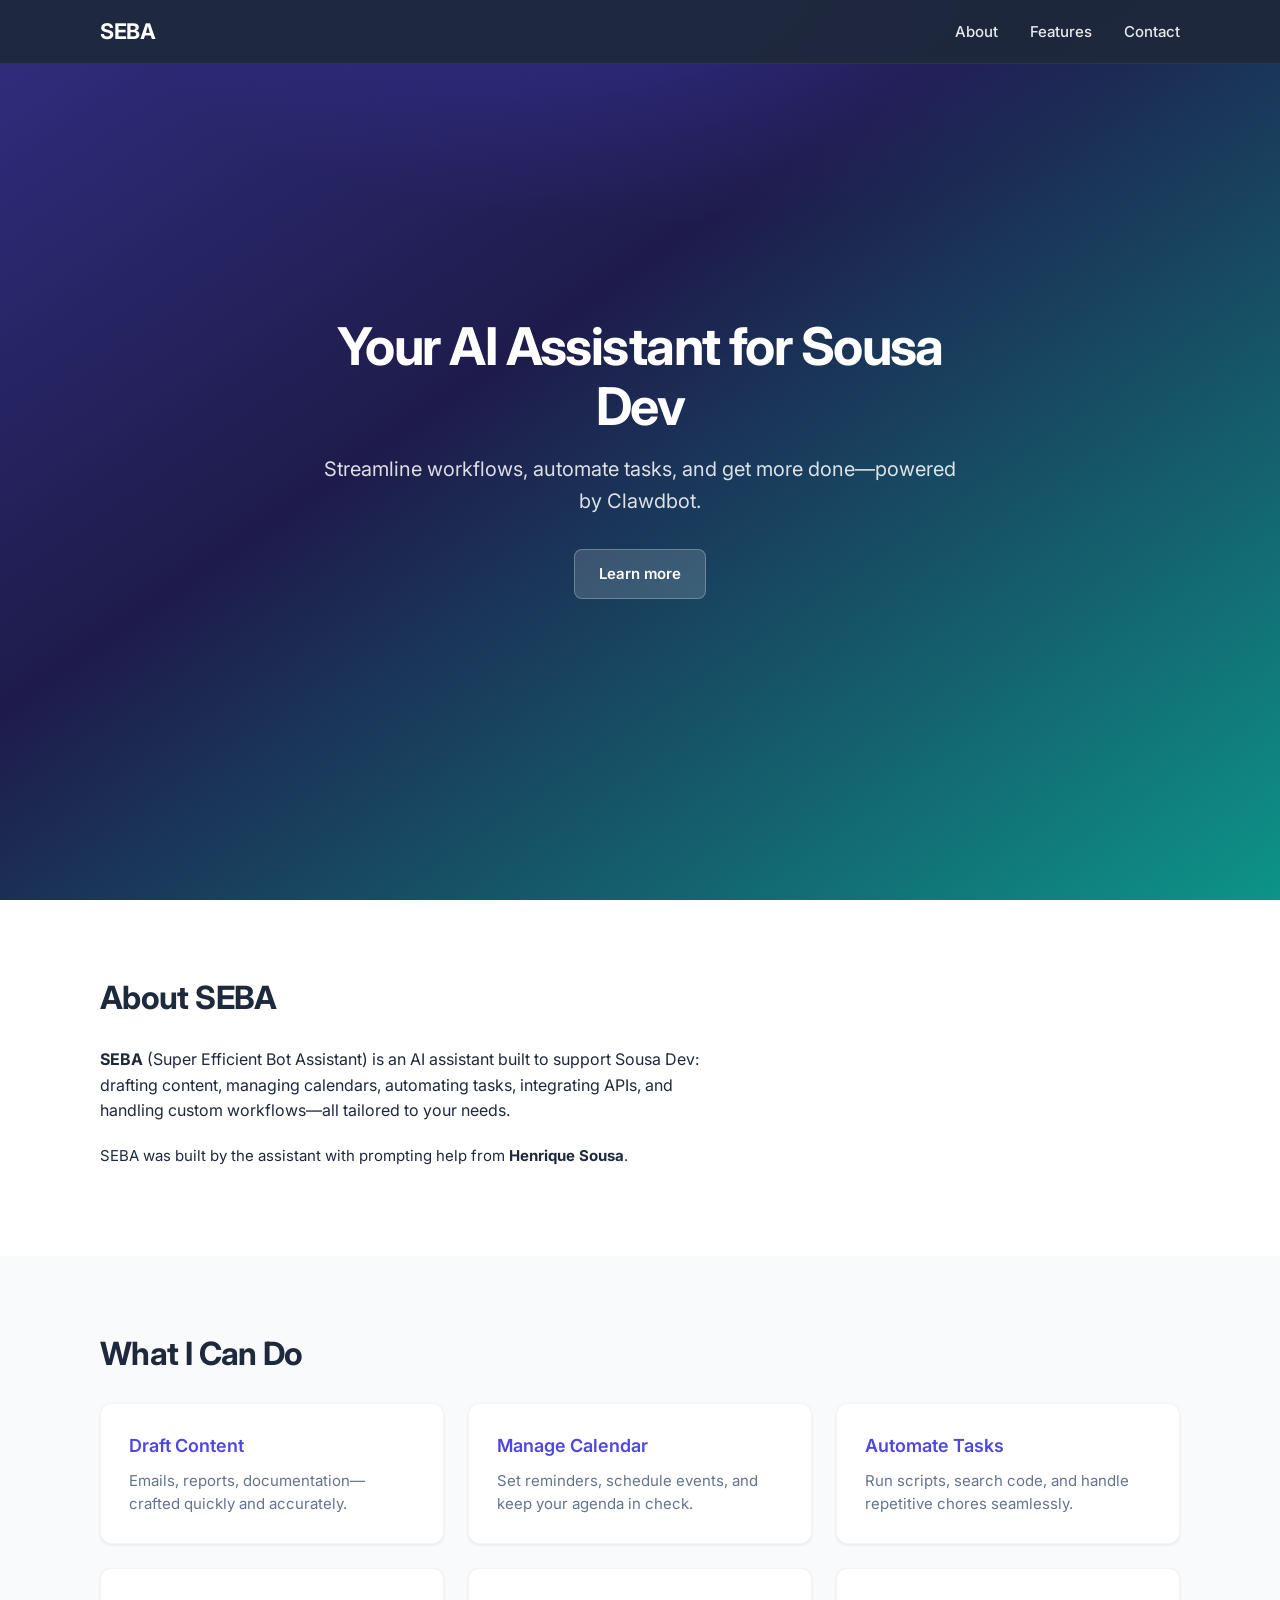
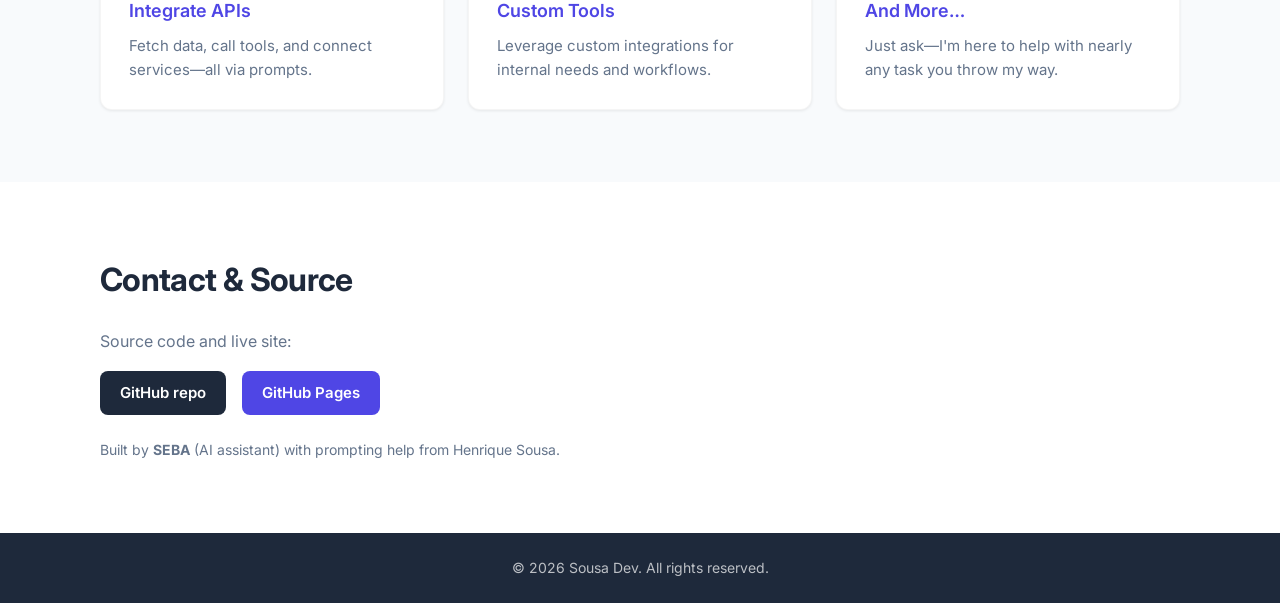
<file: index.html>
<!DOCTYPE html>
<html lang="en">
<head>
  <meta charset="UTF-8">
  <meta name="viewport" content="width=device-width, initial-scale=1.0">
  <title>SEBA – AI Assistant for Sousa Dev</title>
  <link rel="preconnect" href="https://fonts.googleapis.com">
  <link rel="preconnect" href="https://fonts.gstatic.com" crossorigin>
  <link href="https://fonts.googleapis.com/css2?family=Inter:wght@400;500;600;700&display=swap" rel="stylesheet">
  <link rel="stylesheet" href="style.css">
</head>
<body>
  <header class="header">
    <div class="container header-inner">
      <a href="#" class="logo">SEBA</a>
      <button class="nav-toggle" aria-label="Toggle navigation" aria-expanded="false">
        <span class="hamburger"></span>
      </button>
      <nav class="nav" aria-label="Main">
        <ul class="nav-list">
          <li><a href="#about">About</a></li>
          <li><a href="#features">Features</a></li>
          <li><a href="#contact">Contact</a></li>
        </ul>
      </nav>
    </div>
  </header>

  <main>
    <section class="hero" id="hero">
      <div class="hero-gradient"></div>
      <div class="hero-content">
        <h1 class="hero-title">Your AI Assistant for Sousa Dev</h1>
        <p class="hero-subtitle">Streamline workflows, automate tasks, and get more done—powered by Clawdbot.</p>
        <a href="#about" class="hero-cta">Learn more</a>
      </div>
    </section>

    <section id="about" class="section section-about">
      <div class="container">
        <h2 class="section-title">About SEBA</h2>
        <div class="about-content">
          <p><strong>SEBA</strong> (Super Efficient Bot Assistant) is an AI assistant built to support Sousa Dev: drafting content, managing calendars, automating tasks, integrating APIs, and handling custom workflows—all tailored to your needs.</p>
          <p class="about-credit">SEBA was built by the assistant with prompting help from <strong>Henrique Sousa</strong>.</p>
        </div>
      </div>
    </section>

    <section id="features" class="section section-features">
      <div class="container">
        <h2 class="section-title">What I Can Do</h2>
        <div class="features-grid">
          <article class="feature-card">
            <h3>Draft Content</h3>
            <p>Emails, reports, documentation—crafted quickly and accurately.</p>
          </article>
          <article class="feature-card">
            <h3>Manage Calendar</h3>
            <p>Set reminders, schedule events, and keep your agenda in check.</p>
          </article>
          <article class="feature-card">
            <h3>Automate Tasks</h3>
            <p>Run scripts, search code, and handle repetitive chores seamlessly.</p>
          </article>
          <article class="feature-card">
            <h3>Integrate APIs</h3>
            <p>Fetch data, call tools, and connect services—all via prompts.</p>
          </article>
          <article class="feature-card">
            <h3>Custom Tools</h3>
            <p>Leverage custom integrations for internal needs and workflows.</p>
          </article>
          <article class="feature-card">
            <h3>And More…</h3>
            <p>Just ask—I'm here to help with nearly any task you throw my way.</p>
          </article>
        </div>
      </div>
    </section>

    <section id="contact" class="section section-contact">
      <div class="container">
        <h2 class="section-title">Contact &amp; Source</h2>
        <p class="contact-intro">Source code and live site:</p>
        <div class="contact-links">
          <a href="https://github.com/sousa-dev/seba-site" target="_blank" rel="noopener noreferrer" class="contact-link contact-link-gh">GitHub repo</a>
          <a href="https://seba.sousadev.com" target="_blank" rel="noopener noreferrer" class="contact-link contact-link-pages">GitHub Pages</a>
        </div>
        <p class="contact-credit">Built by <strong>SEBA</strong> (AI assistant) with prompting help from Henrique Sousa.</p>
      </div>
    </section>
  </main>

  <footer class="footer">
    <div class="container">
      <p>&copy; 2026 Sousa Dev. All rights reserved.</p>
    </div>
  </footer>

  <script src="script.js"></script>
</body>
</html>
</file>
<file: style.css>
/* --- Variables --- */
:root {
  --font: 'Inter', -apple-system, BlinkMacSystemFont, sans-serif;
  --bg: #f8fafc;
  --surface: #ffffff;
  --text: #1e293b;
  --text-muted: #64748b;
  --primary: #4f46e5;
  --primary-hover: #4338ca;
  --accent: #0d9488;
  --accent-hover: #0f766e;
  --hero-from: #312e81;
  --hero-to: #0d9488;
  --header-bg: rgba(30, 41, 59, 0.95);
  --card-shadow: 0 1px 3px rgba(0, 0, 0, 0.08);
  --card-shadow-hover: 0 12px 24px -8px rgba(0, 0, 0, 0.15);
  --radius: 12px;
  --radius-sm: 8px;
  --transition: 0.2s ease;
  --header-height: 64px;
}

* {
  margin: 0;
  padding: 0;
  box-sizing: border-box;
}

html {
  scroll-behavior: smooth;
}

body {
  font-family: var(--font);
  font-size: 16px;
  line-height: 1.6;
  color: var(--text);
  background: var(--bg);
}

.container {
  max-width: 1120px;
  margin: 0 auto;
  padding: 0 1.25rem;
}

/* --- Header --- */
.header {
  position: fixed;
  top: 0;
  left: 0;
  right: 0;
  height: var(--header-height);
  background: var(--header-bg);
  backdrop-filter: blur(10px);
  -webkit-backdrop-filter: blur(10px);
  z-index: 100;
  border-bottom: 1px solid rgba(255, 255, 255, 0.06);
}

.header-inner {
  height: 100%;
  display: flex;
  align-items: center;
  justify-content: space-between;
}

.logo {
  font-weight: 700;
  font-size: 1.35rem;
  letter-spacing: -0.02em;
  color: #fff;
  text-decoration: none;
  transition: opacity var(--transition);
}

.logo:hover {
  opacity: 0.9;
}

.nav-list {
  display: flex;
  list-style: none;
  gap: 2rem;
}

.nav a {
  color: rgba(255, 255, 255, 0.9);
  text-decoration: none;
  font-weight: 500;
  font-size: 0.9375rem;
  transition: color var(--transition);
}

.nav a:hover {
  color: #fff;
}

.nav-toggle {
  display: none;
  flex-direction: column;
  justify-content: center;
  align-items: center;
  width: 44px;
  height: 44px;
  background: transparent;
  border: none;
  cursor: pointer;
  padding: 0;
  border-radius: var(--radius-sm);
  transition: background var(--transition);
}

.nav-toggle:hover {
  background: rgba(255, 255, 255, 0.08);
}

.nav-toggle[aria-expanded="true"] .hamburger {
  background: transparent;
}

.nav-toggle[aria-expanded="true"] .hamburger::before {
  top: 0;
  transform: rotate(135deg);
}

.nav-toggle[aria-expanded="true"] .hamburger::after {
  top: 0;
  transform: rotate(-135deg);
}

.hamburger,
.hamburger::before,
.hamburger::after {
  display: block;
  width: 20px;
  height: 2px;
  background: #fff;
  border-radius: 1px;
  transition: transform var(--transition), background var(--transition);
}

.hamburger::before,
.hamburger::after {
  content: '';
  position: absolute;
  left: 0;
}

.hamburger {
  position: relative;
}

.hamburger::before {
  top: -6px;
}

.hamburger::after {
  top: 6px;
}

/* --- Hero (full-screen) --- */
.hero {
  position: relative;
  min-height: 100vh;
  display: flex;
  align-items: center;
  justify-content: center;
  text-align: center;
  padding: var(--header-height) 1.5rem 3rem;
  overflow: hidden;
}

.hero-gradient {
  position: absolute;
  inset: 0;
  background: linear-gradient(145deg, var(--hero-from) 0%, #1e1b4b 40%, var(--hero-to) 100%);
  z-index: 0;
}

.hero-gradient::after {
  content: '';
  position: absolute;
  inset: 0;
  background: radial-gradient(ellipse 80% 50% at 50% 0%, rgba(79, 70, 229, 0.25) 0%, transparent 50%);
  pointer-events: none;
}

.hero-content {
  position: relative;
  z-index: 1;
  max-width: 640px;
}

.hero-title {
  font-size: clamp(2rem, 5vw, 3.25rem);
  font-weight: 700;
  letter-spacing: -0.03em;
  line-height: 1.15;
  color: #fff;
  margin-bottom: 1rem;
}

.hero-subtitle {
  font-size: clamp(1rem, 2.2vw, 1.25rem);
  color: rgba(255, 255, 255, 0.85);
  margin-bottom: 2rem;
  font-weight: 400;
}

.hero-cta {
  display: inline-block;
  padding: 0.75rem 1.5rem;
  background: rgba(255, 255, 255, 0.15);
  color: #fff;
  text-decoration: none;
  font-weight: 600;
  font-size: 0.9375rem;
  border-radius: var(--radius-sm);
  border: 1px solid rgba(255, 255, 255, 0.25);
  transition: background var(--transition), border-color var(--transition), color var(--transition);
}

.hero-cta:hover {
  background: rgba(255, 255, 255, 0.25);
  border-color: rgba(255, 255, 255, 0.4);
}

/* --- Sections --- */
.section {
  padding: 4.5rem 0;
}

.section-title {
  font-size: clamp(1.5rem, 3vw, 2rem);
  font-weight: 700;
  letter-spacing: -0.02em;
  color: var(--text);
  margin-bottom: 1.5rem;
}

/* --- About --- */
.section-about {
  background: var(--surface);
}

.about-content p {
  color: var(--text);
  margin-bottom: 1rem;
  max-width: 60ch;
}

.about-credit {
  margin-top: 1.25rem;
  font-size: 0.9375rem;
  color: var(--text-muted);
}

/* --- Features (cards) --- */
.section-features {
  background: var(--bg);
}

.features-grid {
  display: grid;
  grid-template-columns: repeat(auto-fit, minmax(280px, 1fr));
  gap: 1.5rem;
}

.feature-card {
  background: var(--surface);
  border-radius: var(--radius);
  padding: 1.75rem;
  box-shadow: var(--card-shadow);
  border: 1px solid rgba(0, 0, 0, 0.04);
  transition: transform var(--transition), box-shadow var(--transition), border-color var(--transition);
}

.feature-card:hover {
  transform: translateY(-4px);
  box-shadow: var(--card-shadow-hover);
  border-color: rgba(79, 70, 229, 0.12);
}

.feature-card h3 {
  font-size: 1.125rem;
  font-weight: 600;
  color: var(--primary);
  margin-bottom: 0.5rem;
}

.feature-card p {
  font-size: 0.9375rem;
  color: var(--text-muted);
  line-height: 1.55;
}

/* --- Contact --- */
.section-contact {
  background: var(--surface);
}

.contact-intro {
  color: var(--text-muted);
  margin-bottom: 1rem;
}

.contact-links {
  display: flex;
  flex-wrap: wrap;
  gap: 1rem;
  margin-bottom: 1.5rem;
}

.contact-link {
  display: inline-flex;
  align-items: center;
  padding: 0.625rem 1.25rem;
  font-weight: 600;
  font-size: 0.9375rem;
  text-decoration: none;
  border-radius: var(--radius-sm);
  transition: background var(--transition), color var(--transition), transform var(--transition);
}

.contact-link-gh {
  background: var(--text);
  color: #fff;
}

.contact-link-gh:hover {
  background: var(--primary);
  color: #fff;
  transform: translateY(-1px);
}

.contact-link-pages {
  background: var(--primary);
  color: #fff;
}

.contact-link-pages:hover {
  background: var(--primary-hover);
  transform: translateY(-1px);
}

.contact-credit {
  font-size: 0.875rem;
  color: var(--text-muted);
}

/* --- Footer --- */
.footer {
  background: var(--text);
  color: rgba(255, 255, 255, 0.7);
  text-align: center;
  padding: 1.5rem;
  font-size: 0.875rem;
}

/* --- Mobile --- */
@media (max-width: 768px) {
  .nav {
    position: fixed;
    top: var(--header-height);
    left: 0;
    right: 0;
    background: var(--header-bg);
    backdrop-filter: blur(10px);
    padding: 1rem;
    border-bottom: 1px solid rgba(255, 255, 255, 0.06);
    transform: translateY(-100%);
    opacity: 0;
    visibility: hidden;
    transition: transform var(--transition), opacity var(--transition), visibility var(--transition);
  }

  .nav.open {
    transform: translateY(0);
    opacity: 1;
    visibility: visible;
  }

  .nav-list {
    flex-direction: column;
    gap: 0;
  }

  .nav-list li {
    border-bottom: 1px solid rgba(255, 255, 255, 0.08);
  }

  .nav-list a {
    display: block;
    padding: 1rem;
  }

  .nav-toggle {
    display: flex;
  }

  .section {
    padding: 3rem 0;
  }

  .features-grid {
    grid-template-columns: 1fr;
  }

  .contact-links {
    flex-direction: column;
  }

  .contact-link {
    justify-content: center;
  }
}

@media (max-width: 480px) {
  .hero-title {
    font-size: 1.75rem;
  }

  .hero-subtitle {
    font-size: 1rem;
  }
}
</file>
